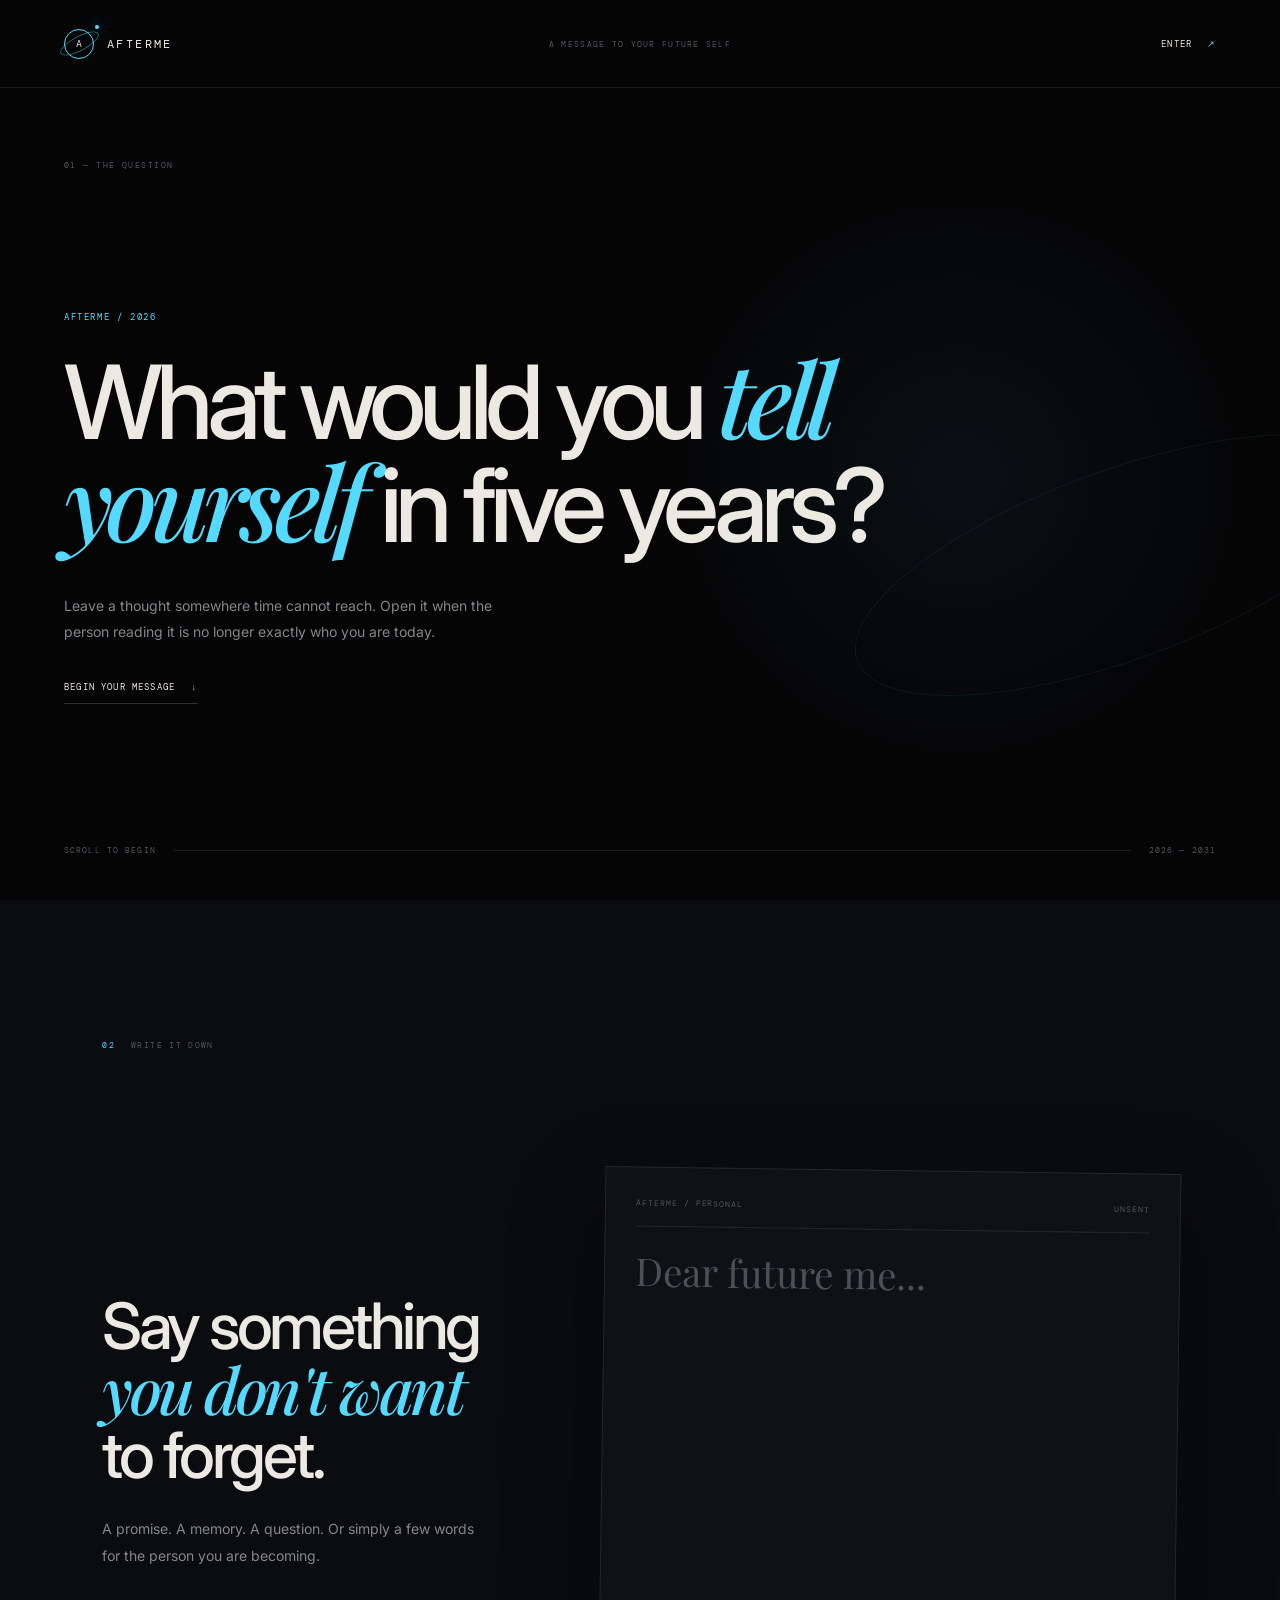
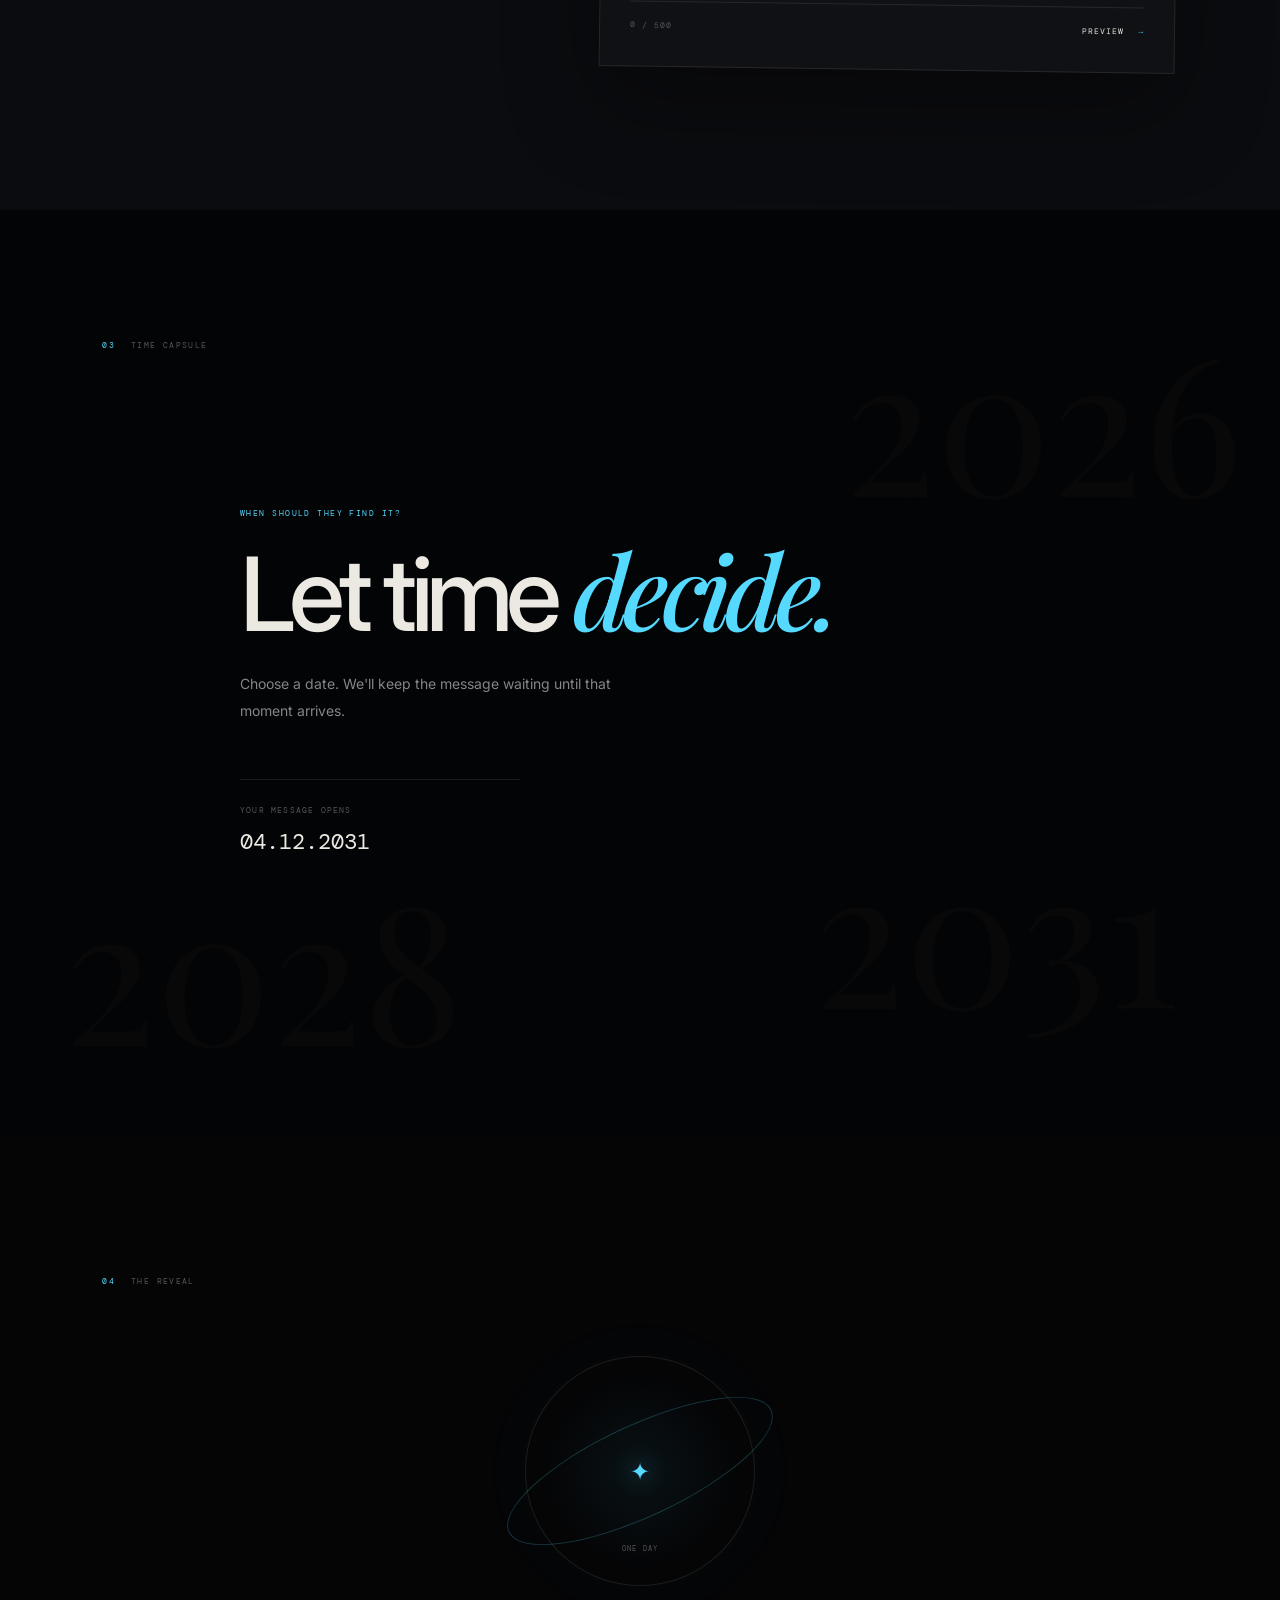
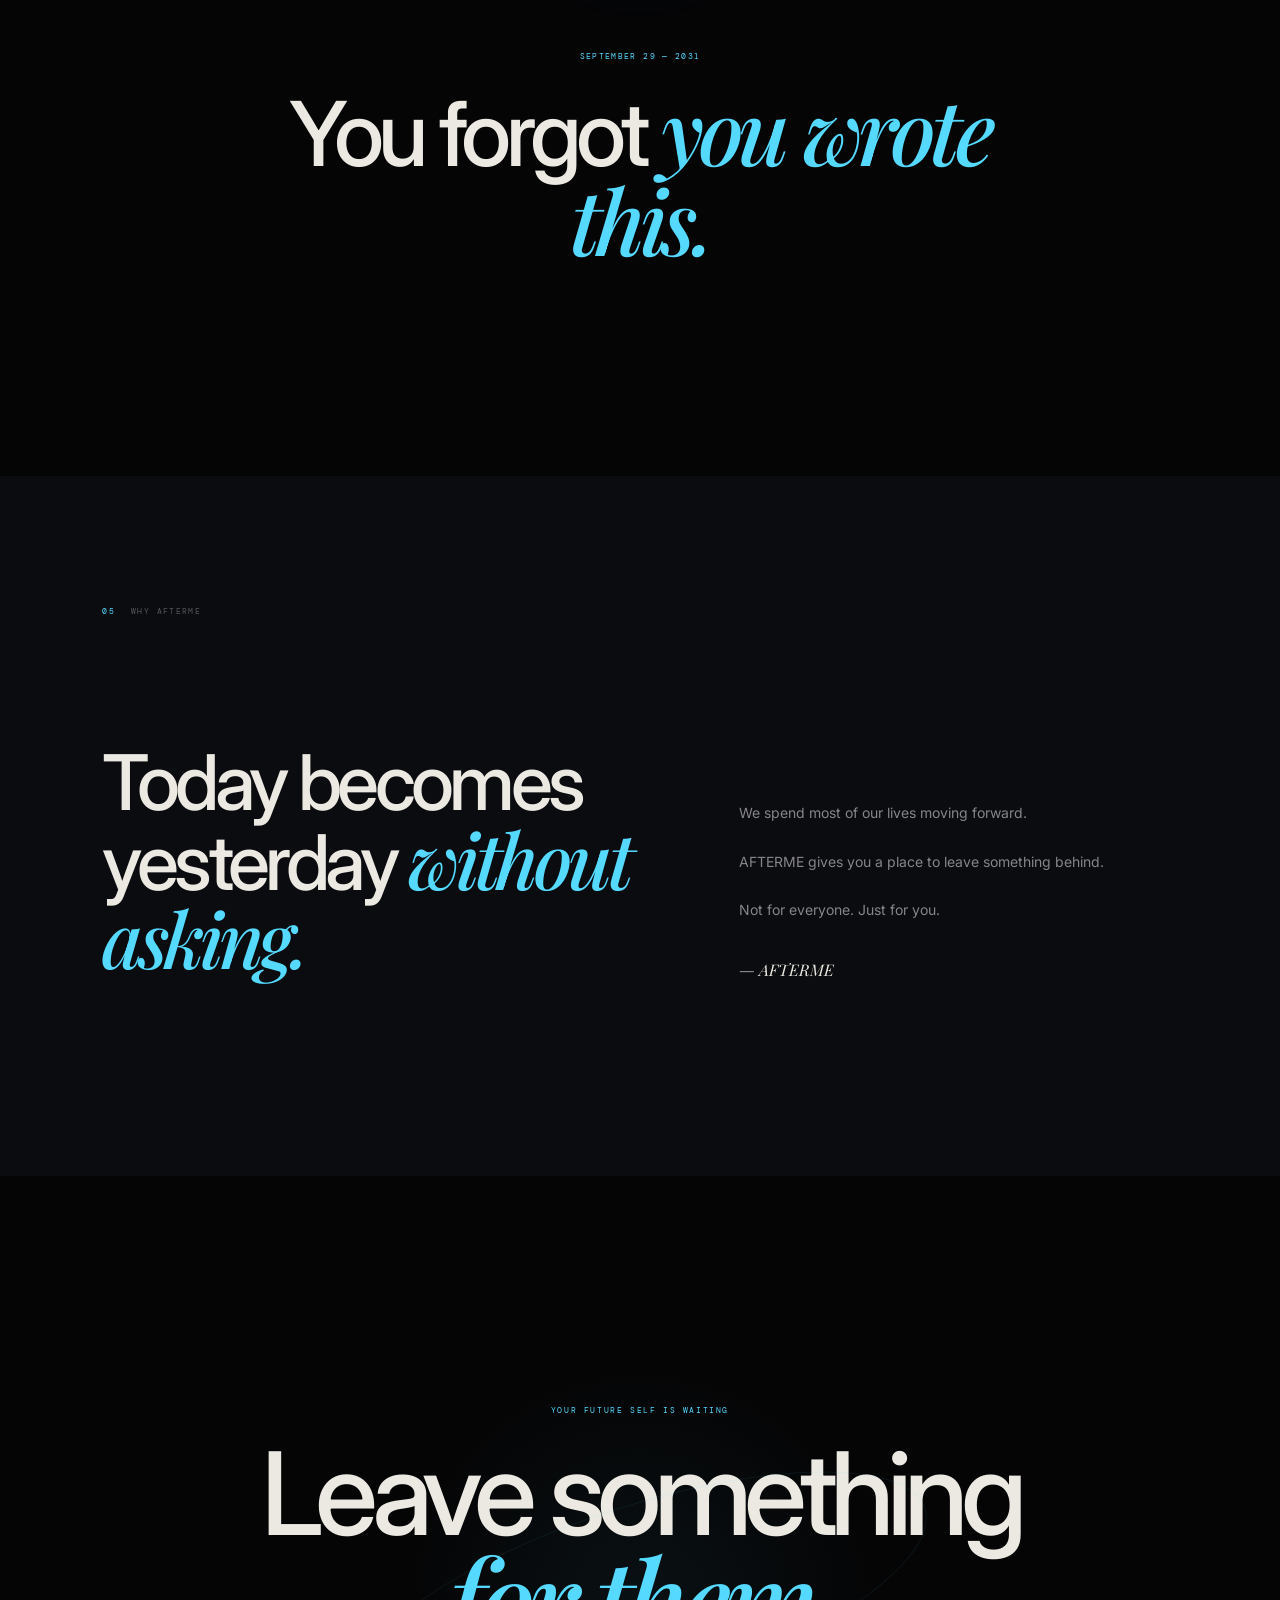
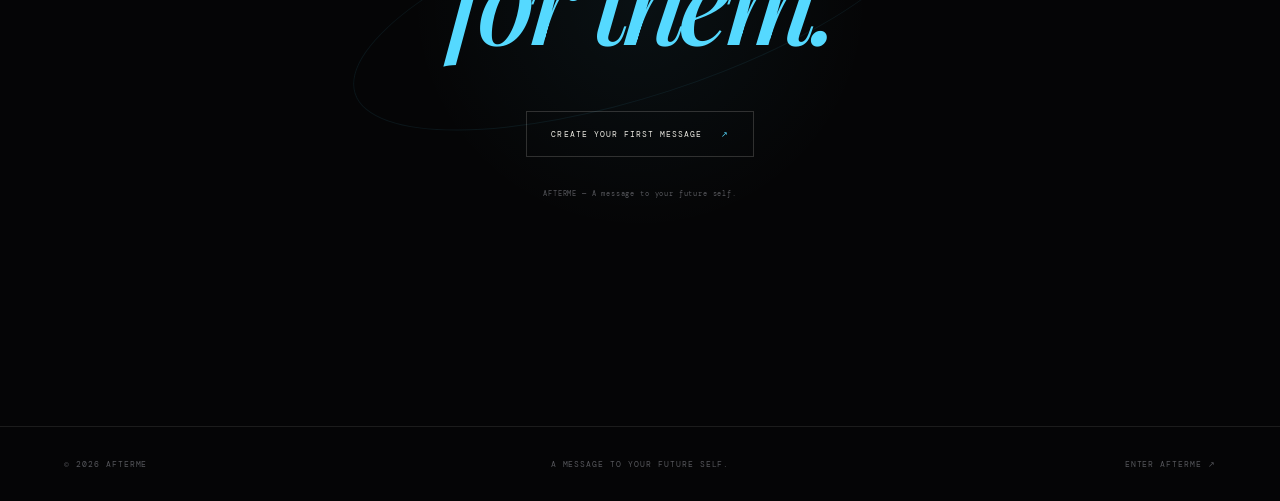
<file: index.html>
<!DOCTYPE html>
<html lang="en">
<head>
    <meta charset="UTF-8">
    <meta name="viewport" content="width=device-width, initial-scale=1.0">

    <title>AFTERME — A message to your future self.</title>

    <meta
        name="description"
        content="Write something for the person you are becoming."
    >

    <link rel="preconnect" href="https://fonts.googleapis.com">
    <link rel="preconnect" href="https://fonts.gstatic.com" crossorigin>

    <link
        href="https://fonts.googleapis.com/css2?family=DM+Mono:wght@400;500&family=Inter:wght@400;500;600&family=Playfair+Display:ital,wght@0,500;1,500&display=swap"
        rel="stylesheet"
    >

    <link rel="stylesheet" href="css/style.css">
</head>

<body>

    <!-- NAV -->

    <header class="nav">

        <a href="index.html" class="brand">

            <span class="brand-mark">
                A
                <span class="brand-orbit"></span>
                <span class="brand-dot"></span>
            </span>

            <span class="brand-name">AFTERME</span>

        </a>

        <span class="nav-statement">
            A MESSAGE TO YOUR FUTURE SELF
        </span>

        <a href="login.html" class="nav-enter">
            ENTER <span>↗</span>
        </a>

    </header>


    <main>

        <!-- HERO -->

        <section class="hero">

            <div class="hero-number">
                01 — THE QUESTION
            </div>

            <div class="hero-content">

                <div class="eyebrow">
                    AFTERME / 2026
                </div>

                <h1>
                    What would you
                    <em>tell yourself</em>
                    in five years?
                </h1>

                <p class="hero-description">
                    Leave a thought somewhere time cannot reach.
                    Open it when the person reading it is no longer
                    exactly who you are today.
                </p>

                <a href="#message" class="hero-link">
                    BEGIN YOUR MESSAGE
                    <span>↓</span>
                </a>

            </div>

            <div class="hero-footer">

                <span>SCROLL TO BEGIN</span>

                <div class="hero-line"></div>

                <span>2026 — 2031</span>

            </div>

            <div class="hero-orbit"></div>

        </section>


        <!-- MESSAGE -->

        <section class="message" id="message">

            <div class="section-label">
                <span>02</span>
                WRITE IT DOWN
            </div>

            <div class="message-layout">

                <div class="message-copy">

                    <h2>
                        Say something
                        <em>you don't want</em>
                        to forget.
                    </h2>

                    <p>
                        A promise. A memory. A question.
                        Or simply a few words for the person
                        you are becoming.
                    </p>

                </div>


                <div class="letter">

                    <div class="letter-header">

                        <span>AFTERME / PERSONAL</span>

                        <span>UNSENT</span>

                    </div>

                    <textarea
                        id="messageInput"
                        maxlength="500"
                        placeholder="Dear future me..."
                    ></textarea>

                    <div class="letter-footer">

                        <span id="characterCount">
                            0 / 500
                        </span>

                        <button id="previewMessage">
                            PREVIEW
                            <span>→</span>
                        </button>

                    </div>

                </div>

            </div>

        </section>


        <!-- TIME -->

        <section class="time">

            <div class="time-grid"></div>

            <div class="section-label dark-label">
                <span>03</span>
                TIME CAPSULE
            </div>

            <div class="time-content">

                <span class="time-small">
                    WHEN SHOULD THEY FIND IT?
                </span>

                <h2>
                    Let time
                    <em>decide.</em>
                </h2>

                <p>
                    Choose a date. We'll keep the message
                    waiting until that moment arrives.
                </p>

                <div class="date">

                    <span>YOUR MESSAGE OPENS</span>

                    <strong id="futureDate">
                        29.09.2031
                    </strong>

                </div>

            </div>

            <div class="year year-one">2026</div>
            <div class="year year-two">2028</div>
            <div class="year year-three">2031</div>

        </section>


        <!-- REVEAL -->

        <section class="reveal">

            <div class="section-label">
                <span>04</span>
                THE REVEAL
            </div>

            <div class="reveal-center">

                <div class="capsule">

                    <div class="capsule-ring"></div>

                    <span>✦</span>

                    <small>
                        ONE DAY
                    </small>

                </div>

                <p class="reveal-date">
                    SEPTEMBER 29 — 2031
                </p>

                <h2>
                    You forgot
                    <em>you wrote this.</em>
                </h2>

            </div>

        </section>


        <!-- PHILOSOPHY -->

        <section class="philosophy">

            <div class="section-label">
                <span>05</span>
                WHY AFTERME
            </div>

            <div class="philosophy-layout">

                <h2>
                    Today becomes
                    yesterday
                    <em>without asking.</em>
                </h2>

                <div class="philosophy-copy">

                    <p>
                        We spend most of our lives moving
                        forward.
                    </p>

                    <p>
                        AFTERME gives you a place to leave
                        something behind.
                    </p>

                    <p>
                        Not for everyone.
                        Just for you.
                    </p>

                    <span class="signature">
                        — AFTERME
                    </span>

                </div>

            </div>

        </section>


        <!-- FINAL CTA -->

        <section class="final">

            <div class="final-glow"></div>

            <span class="final-label">
                YOUR FUTURE SELF IS WAITING
            </span>

            <h2>
                Leave something
                <em>for them.</em>
            </h2>

            <a
                href="login.html?mode=signup"
                class="final-button"
            >
                CREATE YOUR FIRST MESSAGE
                <span>↗</span>
            </a>

            <small>
                AFTERME — A message to your future self.
            </small>

        </section>

    </main>


    <!-- FOOTER -->

    <footer class="footer">

        <span>© 2026 AFTERME</span>

        <span>A MESSAGE TO YOUR FUTURE SELF.</span>

        <a href="login.html">
            ENTER AFTERME ↗
        </a>

    </footer>


    <script src="js/main.js"></script>

</body>
</html>
</file>
<file: css/style.css>
:root {
    --bg: #050506;
    --bg-soft: #0b0c0f;
    --bg-deep: #030405;
    --surface: #101115;

    --text: #ebe9e2;
    --text-soft: #c5c4bf;
    --muted: #85858a;
    --dim: #55565b;

    /* AFTERME BRAND COLOR */
    --accent: #55d9ff;
    --accent-soft: rgba(85, 217, 255, 0.10);
    --accent-glow: rgba(85, 217, 255, 0.20);

    --line: rgba(235, 233, 226, 0.10);
    --line-strong: rgba(235, 233, 226, 0.18);

    --serif: "Playfair Display", serif;
    --sans: "Inter", sans-serif;
    --mono: "DM Mono", monospace;
}


/* =========================
   RESET
========================= */

* {
    margin: 0;
    padding: 0;
    box-sizing: border-box;
}

html {
    scroll-behavior: smooth;
}

body {
    background: var(--bg);
    color: var(--text);
    font-family: var(--sans);
    overflow-x: hidden;
}

a {
    color: inherit;
    text-decoration: none;
}

button,
textarea {
    font: inherit;
}


/* =========================
   NAVIGATION
========================= */

.nav {
    height: 88px;
    padding: 0 5vw;

    display: grid;
    grid-template-columns: 1fr 1fr 1fr;
    align-items: center;

    border-bottom: 1px solid var(--line);

    position: relative;
    z-index: 20;
}


/* BRAND */

.brand {
    display: flex;
    align-items: center;
    gap: 13px;
}

.brand-mark {
    width: 30px;
    height: 30px;

    position: relative;

    display: grid;
    place-items: center;

    border: 1px solid var(--accent);
    border-radius: 50%;

    color: var(--text);

    font-family: var(--mono);
    font-size: 10px;
}

.brand-orbit {
    position: absolute;

    width: 43px;
    height: 15px;

    border: 1px solid rgba(85, 217, 255, 0.45);
    border-radius: 50%;

    transform: rotate(-28deg);
}

.brand-dot {
    position: absolute;

    width: 4px;
    height: 4px;

    right: -6px;
    top: -5px;

    background: var(--accent);
    border-radius: 50%;

    box-shadow: 0 0 12px var(--accent);
}

.brand-name {
    color: var(--text);

    font-family: var(--mono);
    font-size: 12px;
    letter-spacing: 0.2em;
}


/* CENTER NAV */

.nav-statement {
    text-align: center;

    color: var(--dim);

    font-family: var(--mono);
    font-size: 8px;
    letter-spacing: 0.16em;
}


/* ENTER */

.nav-enter {
    justify-self: end;

    color: var(--text);

    font-family: var(--mono);
    font-size: 9px;
    letter-spacing: 0.14em;

    transition: color 0.25s ease;
}

.nav-enter span {
    color: var(--accent);
    margin-left: 8px;
}

.nav-enter:hover {
    color: var(--accent);
}


/* =========================
   SECTION LABEL
========================= */

.section-label {
    display: flex;
    align-items: center;
    gap: 16px;

    color: var(--dim);

    font-family: var(--mono);
    font-size: 8px;
    letter-spacing: 0.17em;
}

.section-label span {
    color: var(--accent);
}


/* =========================
   HERO
========================= */

.hero {
    min-height: calc(100vh - 88px);

    padding: 8vh 5vw 5vh;

    position: relative;

    display: flex;
    flex-direction: column;
    justify-content: space-between;

    overflow: hidden;

    background:
        radial-gradient(
            circle at 75% 48%,
            rgba(85, 217, 255, 0.055),
            transparent 27%
        );
}


/* small top label */

.hero-number {
    color: var(--dim);

    font-family: var(--mono);
    font-size: 8px;
    letter-spacing: 0.18em;
}


/* HERO CONTENT */

.hero-content {
    max-width: 1080px;

    margin: auto 0;

    padding: 80px 0;
}

.eyebrow {
    color: var(--accent);

    font-family: var(--mono);
    font-size: 9px;
    letter-spacing: 0.18em;
}


/* MAIN HEADING */

.hero h1 {
    max-width: 1050px;

    margin-top: 25px;

    color: var(--text);

    font-size: clamp(52px, 8vw, 115px);
    font-weight: 500;

    line-height: 0.95;
    letter-spacing: -0.065em;
}


/* SELECTED WORDS */

.hero h1 em,
.message-copy h2 em,
.time-content h2 em,
.reveal h2 em,
.philosophy h2 em,
.final h2 em {
    color: var(--accent);

    font-family: var(--serif);
    font-weight: 500;
}


/* HERO DESCRIPTION */

.hero-description {
    max-width: 450px;

    margin-top: 38px;

    color: var(--muted);

    font-size: 14px;
    line-height: 1.9;
}


/* HERO LINK */

.hero-link {
    display: inline-flex;
    align-items: center;
    gap: 16px;

    margin-top: 35px;

    padding-bottom: 10px;

    color: var(--text);

    border-bottom: 1px solid var(--line-strong);

    font-family: var(--mono);
    font-size: 9px;
    letter-spacing: 0.13em;

    transition:
        color 0.25s ease,
        border-color 0.25s ease;
}

.hero-link span {
    color: var(--accent);
}

.hero-link:hover {
    color: var(--accent);
    border-color: var(--accent);
}


/* HERO FOOTER */

.hero-footer {
    display: grid;
    grid-template-columns: auto 1fr auto;
    align-items: center;
    gap: 18px;

    color: var(--dim);

    font-family: var(--mono);
    font-size: 8px;
    letter-spacing: 0.14em;
}

.hero-line {
    height: 1px;
    background: var(--line);
}


/* HERO ORBIT */

.hero-orbit {
    width: 560px;
    height: 190px;

    position: absolute;

    right: -120px;
    top: 47%;

    border: 1px solid rgba(85, 217, 255, 0.08);
    border-radius: 50%;

    transform: rotate(-20deg);

    pointer-events: none;
}


/* =========================
   MESSAGE SECTION
========================= */

.message {
    min-height: 850px;

    padding: 140px 8vw;

    background: var(--bg-soft);
}

.message-layout {
    max-width: 1250px;

    margin: 120px auto 0;

    display: grid;
    grid-template-columns: 0.8fr 1.2fr;

    gap: 9vw;

    align-items: center;
}


/* MESSAGE TEXT */

.message-copy h2 {
    max-width: 520px;

    margin-top: 25px;

    color: var(--text);

    font-size: clamp(44px, 5vw, 70px);
    font-weight: 500;

    line-height: 0.98;
    letter-spacing: -0.055em;
}

.message-copy p {
    max-width: 390px;

    margin-top: 30px;

    color: var(--muted);

    font-size: 14px;
    line-height: 1.9;
}


/* =========================
   LETTER
========================= */

.letter {
    min-height: 500px;

    padding: 30px;

    background: var(--surface);

    border: 1px solid var(--line);

    box-shadow:
        0 35px 90px rgba(0, 0, 0, 0.35);

    transform: rotate(0.8deg);

    transition:
        border-color 0.3s ease,
        box-shadow 0.3s ease;
}

.letter:hover {
    border-color: rgba(85, 217, 255, 0.22);

    box-shadow:
        0 35px 90px rgba(0, 0, 0, 0.45),
        0 0 40px rgba(85, 217, 255, 0.035);
}


/* LETTER HEADER */

.letter-header,
.letter-footer {
    display: flex;
    justify-content: space-between;

    color: var(--dim);

    font-family: var(--mono);
    font-size: 8px;
    letter-spacing: 0.12em;
}

.letter-header {
    padding-bottom: 18px;

    border-bottom: 1px solid var(--line);
}


/* TEXTAREA */

.letter textarea {
    width: 100%;

    min-height: 350px;

    margin-top: 20px;

    resize: none;

    border: 0;
    outline: 0;

    background: transparent;

    color: var(--text);

    font-family: var(--serif);
    font-size: clamp(27px, 3vw, 42px);

    line-height: 1.3;
}

.letter textarea::placeholder {
    color: #4e4f54;
}


/* LETTER FOOTER */

.letter-footer {
    padding-top: 18px;

    border-top: 1px solid var(--line);
}

.letter-footer button {
    border: 0;

    background: transparent;

    color: var(--text);

    cursor: pointer;

    font-family: var(--mono);
    font-size: 8px;
    letter-spacing: 0.13em;

    transition: color 0.25s ease;
}

.letter-footer button span {
    color: var(--accent);
    margin-left: 8px;
}

.letter-footer button:hover {
    color: var(--accent);
}


/* =========================
   TIME SECTION
========================= */

.time {
    min-height: 850px;

    padding: 130px 8vw;

    position: relative;

    overflow: hidden;

    background: var(--bg-deep);
}


/* GRID */

.time-grid {
    position: absolute;

    inset: 0;

    opacity: 0.18;

    background-image:
        linear-gradient(
            rgba(255,255,255,0.025) 1px,
            transparent 1px
        ),
        linear-gradient(
            90deg,
            rgba(255,255,255,0.025) 1px,
            transparent 1px
        );

    background-size: 70px 70px;

    mask-image:
        linear-gradient(
            to bottom,
            transparent,
            black 25%,
            black 75%,
            transparent
        );
}


/* CONTENT */

.time-content {
    max-width: 800px;

    margin: 150px auto;

    position: relative;
    z-index: 2;
}

.time-small {
    color: var(--accent);

    font-family: var(--mono);
    font-size: 8px;
    letter-spacing: 0.18em;
}

.time-content h2 {
    margin-top: 22px;

    color: var(--text);

    font-size: clamp(55px, 8vw, 105px);
    font-weight: 500;

    line-height: 0.92;
    letter-spacing: -0.065em;
}

.time-content > p {
    max-width: 390px;

    margin-top: 30px;

    color: var(--muted);

    font-size: 14px;
    line-height: 1.9;
}


/* DATE */

.date {
    width: 280px;

    margin-top: 55px;

    padding-top: 17px;

    border-top: 1px solid var(--line);
}

.date span {
    color: var(--dim);

    font-family: var(--mono);
    font-size: 8px;
    letter-spacing: 0.15em;
}

.date strong {
    display: block;

    margin-top: 10px;

    color: var(--text);

    font-family: var(--mono);
    font-size: 22px;
    font-weight: 400;
}


/* BIG YEARS */

.year {
    position: absolute;

    color: rgba(235, 233, 226, 0.025);

    font-family: var(--serif);

    font-size: 15vw;

    line-height: 1;

    pointer-events: none;
}

.year-one {
    right: 3%;
    top: 12%;
}

.year-two {
    left: 5%;
    bottom: 8%;
}

.year-three {
    right: 8%;
    bottom: 12%;
}


/* =========================
   REVEAL
========================= */

.reveal {
    min-height: 850px;

    padding: 140px 8vw;

    background: var(--bg);
}

.reveal-center {
    min-height: 650px;

    display: flex;
    flex-direction: column;

    align-items: center;
    justify-content: center;

    text-align: center;
}


/* CAPSULE */

.capsule {
    width: 230px;
    height: 230px;

    position: relative;

    display: grid;
    place-items: center;

    border: 1px solid var(--line);

    border-radius: 50%;

    background:
        radial-gradient(
            circle,
            rgba(85, 217, 255, 0.065),
            transparent 62%
        );

    box-shadow:
        0 0 80px rgba(85, 217, 255, 0.025);
}

.capsule-ring {
    position: absolute;

    width: 290px;
    height: 92px;

    border: 1px solid rgba(85, 217, 255, 0.22);

    border-radius: 50%;

    transform: rotate(-25deg);
}

.capsule > span {
    color: var(--accent);

    font-size: 24px;

    text-shadow:
        0 0 25px rgba(85, 217, 255, 0.6);
}

.capsule small {
    position: absolute;

    bottom: 32px;

    color: var(--dim);

    font-family: var(--mono);
    font-size: 7px;
    letter-spacing: 0.18em;
}


/* REVEAL TEXT */

.reveal-date {
    margin-top: 65px;

    color: var(--accent);

    font-family: var(--mono);
    font-size: 8px;
    letter-spacing: 0.17em;
}

.reveal h2 {
    max-width: 800px;

    margin-top: 25px;

    color: var(--text);

    font-size: clamp(50px, 7vw, 90px);
    font-weight: 500;

    line-height: 0.95;
    letter-spacing: -0.06em;
}


/* =========================
   PHILOSOPHY
========================= */

.philosophy {
    min-height: 700px;

    padding: 130px 8vw;

    background: var(--bg-soft);
}

.philosophy-layout {
    max-width: 1200px;

    margin: 130px auto 0;

    display: grid;

    grid-template-columns: 1.1fr 0.9fr;

    gap: 100px;
}

.philosophy h2 {
    max-width: 700px;

    color: var(--text);

    font-size: clamp(48px, 6vw, 82px);
    font-weight: 500;

    line-height: 0.97;
    letter-spacing: -0.06em;
}

.philosophy-copy {
    align-self: end;
}

.philosophy-copy p {
    max-width: 390px;

    margin-bottom: 22px;

    color: var(--muted);

    font-size: 14px;
    line-height: 1.9;
}

.signature {
    display: block;

    margin-top: 35px;

    color: var(--text);

    font-family: var(--serif);
    font-style: italic;
}


/* =========================
   FINAL CTA
========================= */

.final {
    min-height: 850px;

    padding: 100px 30px;

    position: relative;

    overflow: hidden;

    display: flex;
    flex-direction: column;

    align-items: center;
    justify-content: center;

    text-align: center;

    background:
        radial-gradient(
            circle at center,
            rgba(85, 217, 255, 0.055),
            transparent 30%
        );
}

.final-glow {
    width: 600px;
    height: 190px;

    position: absolute;

    border: 1px solid rgba(85, 217, 255, 0.08);

    border-radius: 50%;

    transform: rotate(-18deg);

    pointer-events: none;
}

.final-label {
    color: var(--accent);

    font-family: var(--mono);
    font-size: 8px;
    letter-spacing: 0.2em;
}

.final h2 {
    max-width: 900px;

    margin-top: 27px;

    color: var(--text);

    font-size: clamp(60px, 9vw, 125px);
    font-weight: 500;

    line-height: 0.9;
    letter-spacing: -0.065em;
}


/* FINAL BUTTON */

.final-button {
    margin-top: 55px;

    padding: 17px 24px;

    border: 1px solid var(--line-strong);

    color: var(--text);

    font-family: var(--mono);
    font-size: 8px;
    letter-spacing: 0.13em;

    transition:
        border-color 0.25s ease,
        background 0.25s ease,
        color 0.25s ease;
}

.final-button span {
    color: var(--accent);

    margin-left: 12px;
}

.final-button:hover {
    border-color: var(--accent);

    background: var(--accent-soft);

    color: var(--accent);
}

.final small {
    margin-top: 32px;

    color: var(--dim);

    font-family: var(--mono);
    font-size: 7px;
    letter-spacing: 0.12em;
}


/* =========================
   FOOTER
========================= */

.footer {
    min-height: 75px;

    padding: 0 5vw;

    display: grid;

    grid-template-columns: 1fr 1fr 1fr;

    align-items: center;

    border-top: 1px solid var(--line);

    color: var(--dim);

    font-family: var(--mono);
    font-size: 8px;
    letter-spacing: 0.12em;
}

.footer span:nth-child(2) {
    text-align: center;
}

.footer a {
    justify-self: end;

    transition: color 0.25s ease;
}

.footer a:hover {
    color: var(--accent);
}


/* =========================
   MOBILE
========================= */

@media (max-width: 900px) {

    .nav {
        grid-template-columns: 1fr auto;
    }

    .nav-statement {
        display: none;
    }

    .message-layout,
    .philosophy-layout {
        grid-template-columns: 1fr;

        gap: 70px;
    }
}


@media (max-width: 600px) {

    .nav {
        height: 75px;

        padding: 0 20px;
    }

    .nav-enter {
        font-size: 8px;
    }


    /* HERO */

    .hero {
        min-height: calc(100vh - 75px);

        padding: 35px 20px 25px;
    }

    .hero-content {
        padding: 60px 0;
    }

    .hero h1 {
        font-size: 53px;
    }

    .hero-description {
        font-size: 13px;
    }

    .hero-footer {
        grid-template-columns: 1fr auto;
    }

    .hero-line {
        display: none;
    }


    /* SECTIONS */

    .message,
    .time,
    .reveal,
    .philosophy {
        padding: 90px 20px;
    }


    /* MESSAGE */

    .message-layout {
        margin-top: 80px;
    }

    .message-copy h2 {
        font-size: 50px;
    }

    .letter {
        transform: none;

        padding: 22px;
    }

    .letter textarea {
        min-height: 270px;

        font-size: 29px;
    }


    /* TIME */

    .time-content {
        margin: 100px auto;
    }

    .time-content h2 {
        font-size: 58px;
    }

    .year {
        font-size: 28vw;
    }


    /* REVEAL */

    .reveal-center {
        min-height: 580px;
    }

    .reveal h2 {
        font-size: 50px;
    }

    .capsule {
        width: 190px;
        height: 190px;
    }

    .capsule-ring {
        width: 240px;
    }


    /* PHILOSOPHY */

    .philosophy-layout {
        margin-top: 85px;
    }

    .philosophy h2 {
        font-size: 53px;
    }


    /* FINAL */

    .final {
        min-height: 700px;
    }

    .final h2 {
        font-size: 64px;
    }


    /* FOOTER */

    .footer {
        padding: 25px 20px;

        grid-template-columns: 1fr;

        gap: 15px;
    }

    .footer span:nth-child(2) {
        text-align: left;
    }

    .footer a {
        justify-self: start;
    }
}
</file>
